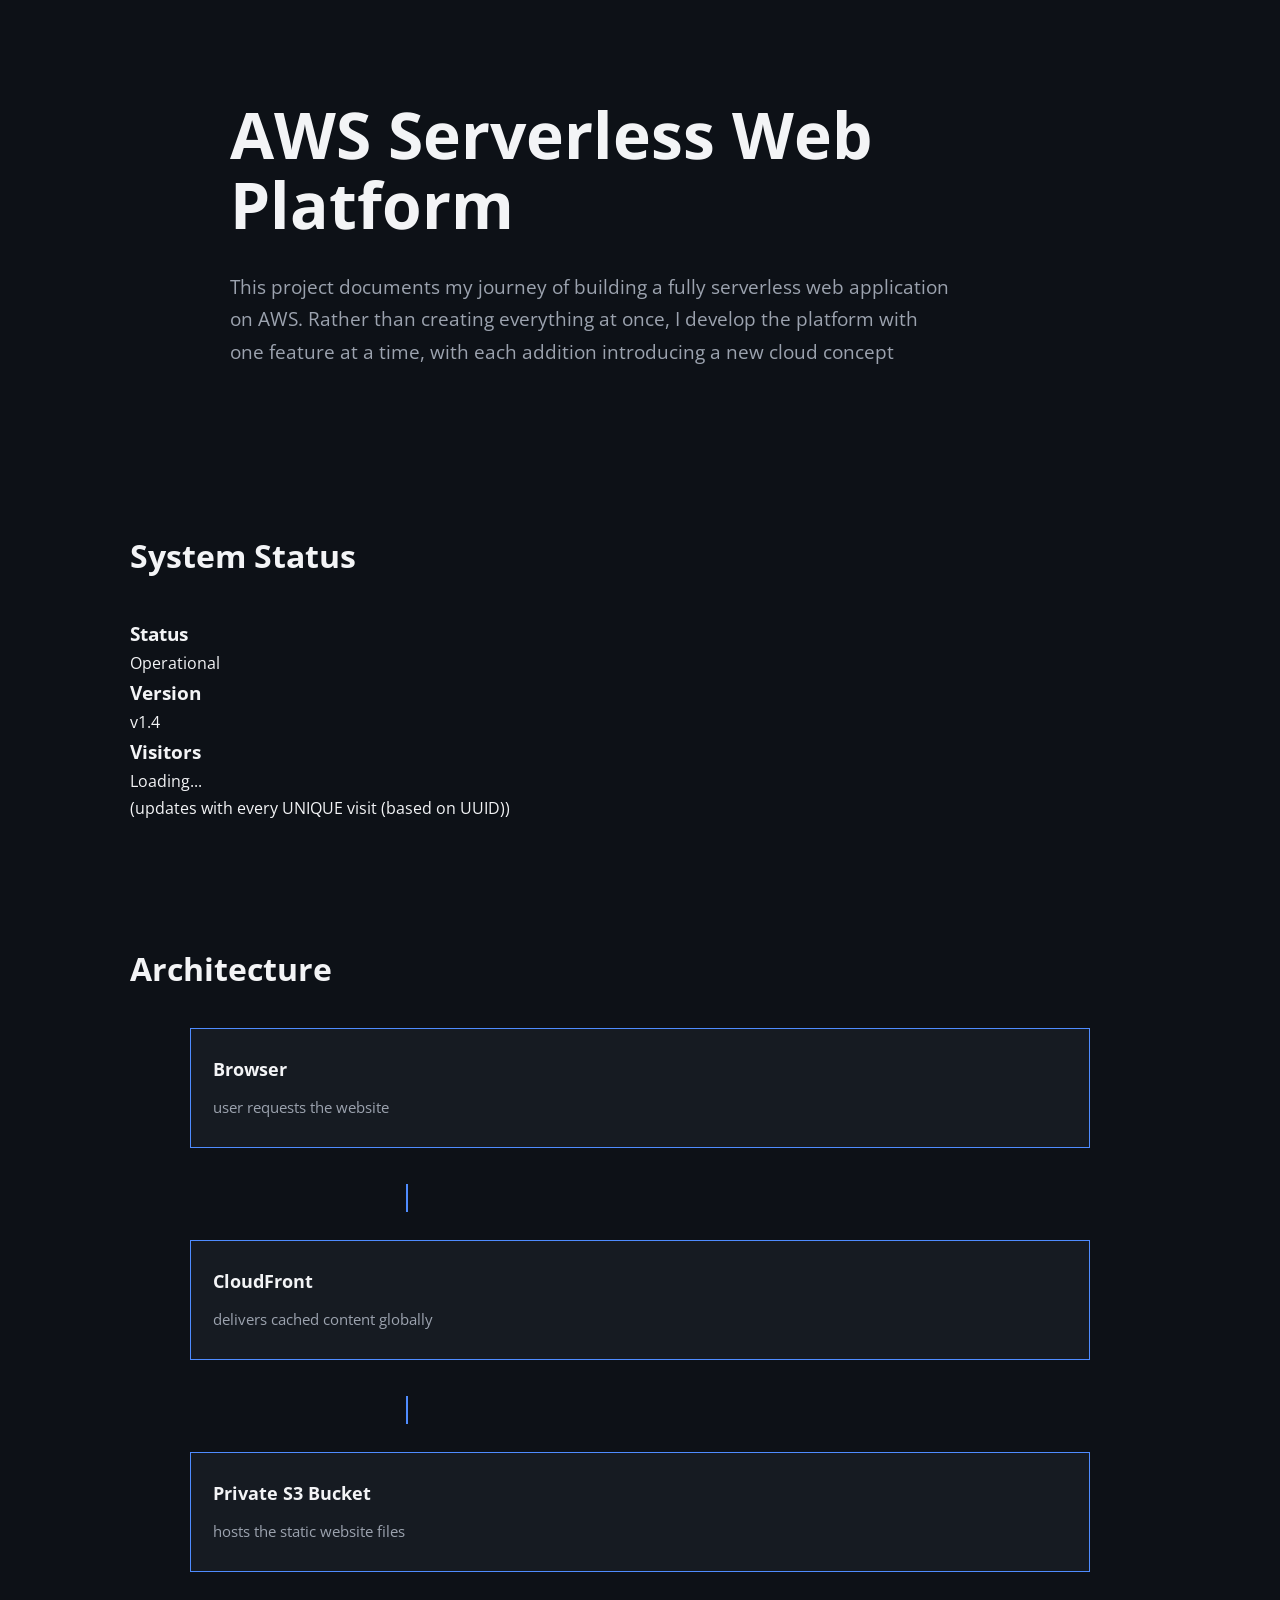
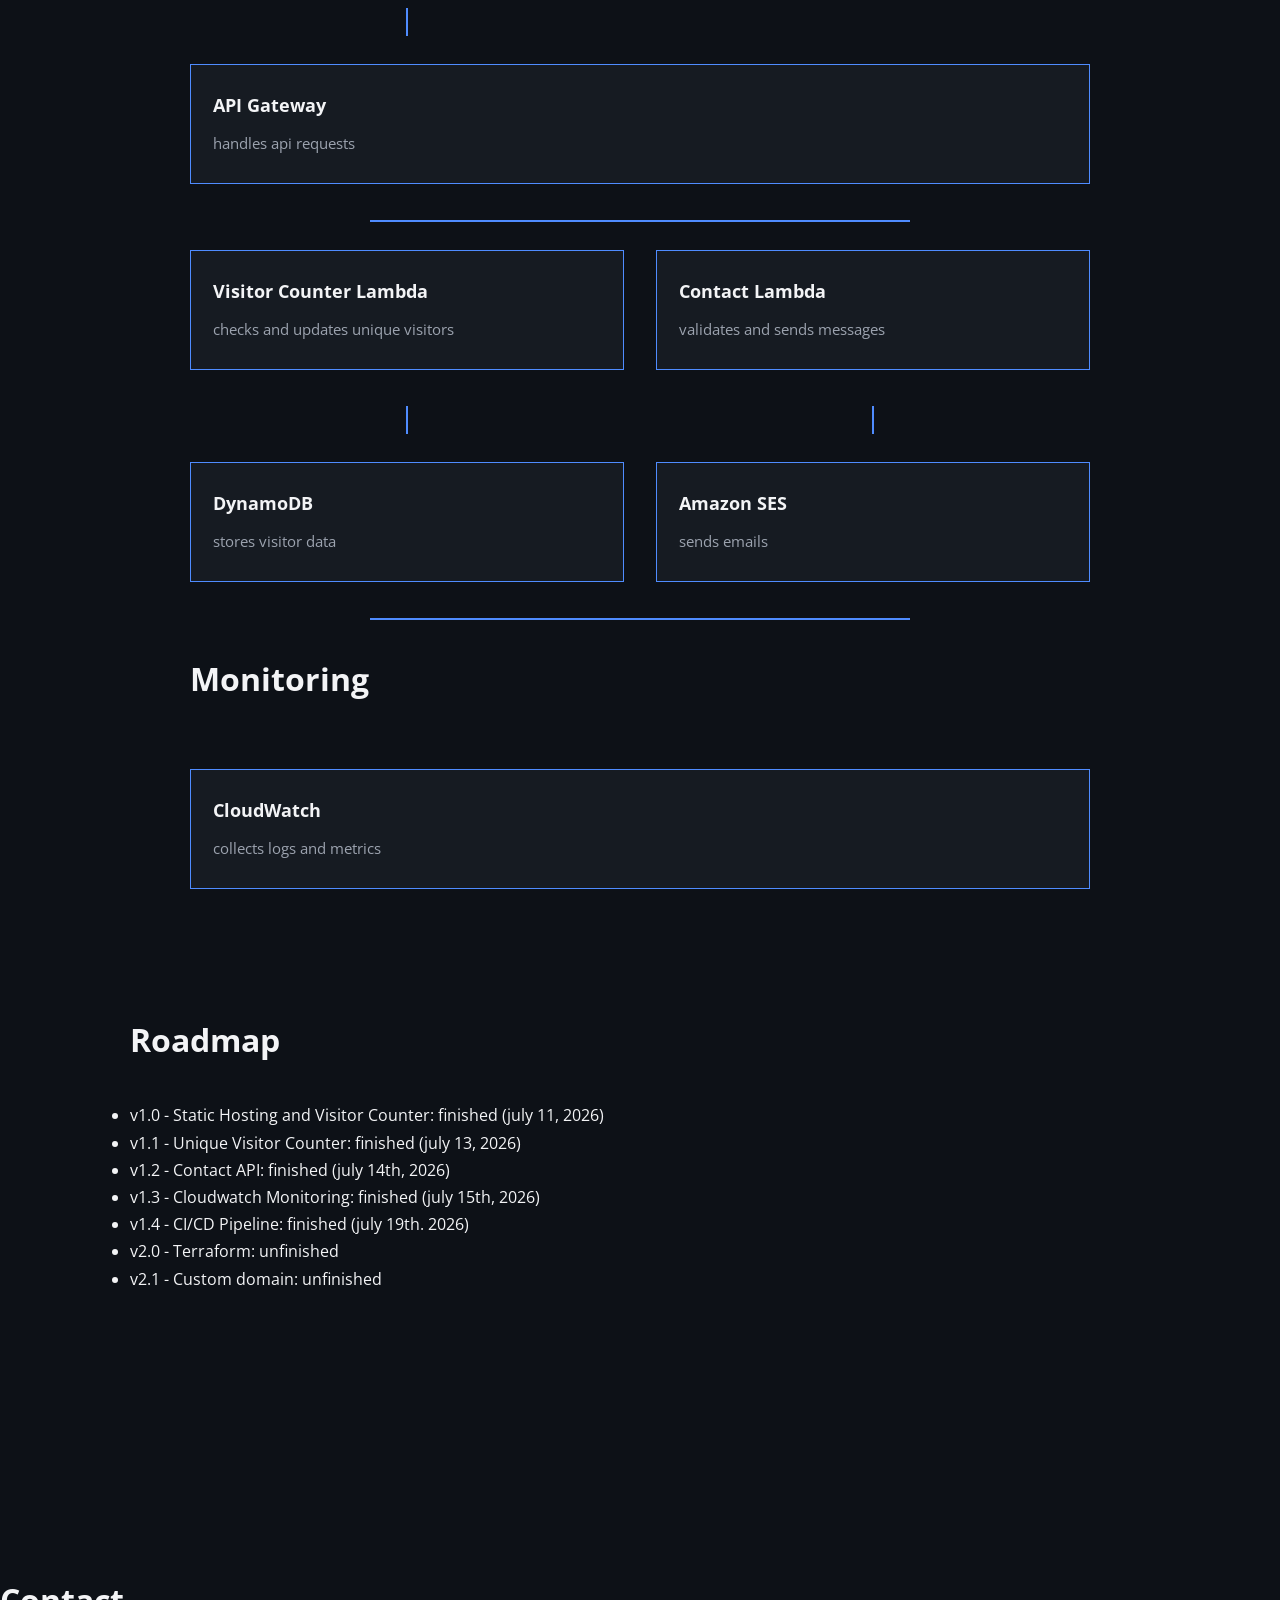
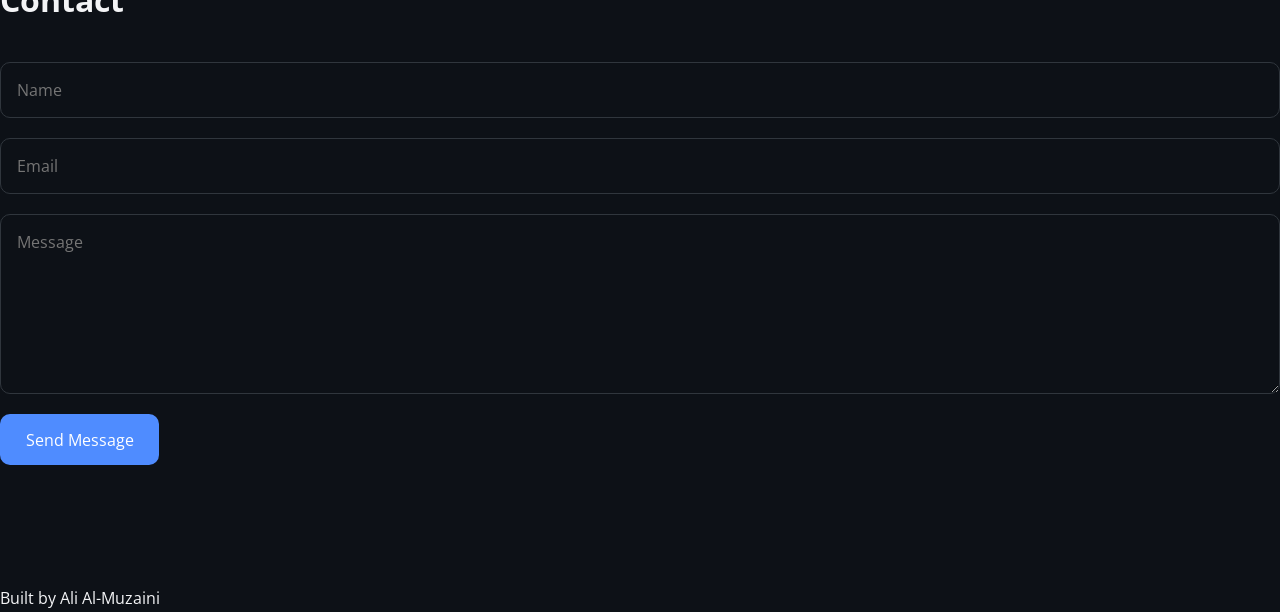
<file: frontend/index.html>
<!DOCTYPE html>
<html lang="en">
<head>
    <meta charset="UTF-8">
    <meta name="viewport" content="width=device-width, initial-scale=1.0">

    <title>AWS Serverless Web Platform</title>

    <link rel="stylesheet" href="style.css">

    <link rel="preconnect" href="https://fonts.googleapis.com">
    <link rel="preconnect" href="https://fonts.gstatic.com" crossorigin>
    <link href="https://fonts.googleapis.com/css2?family=DM+Sans:ital,opsz,wght@0,9..40,100..1000;1,9..40,100..1000&family=Inter:ital,opsz,wght@0,14..32,100..900;1,14..32,100..900&family=Open+Sans:ital,wght@0,300..800;1,300..800&display=swap" rel="stylesheet">
</head>

<body>

<header>

    <h1>AWS Serverless Web Platform</h1>

    <p>
        This project documents my journey of building a fully serverless web application on
        AWS. Rather than creating everything at once, I develop the
        platform with one feature at a time, with each addition introducing a new cloud concept
    </p>

</header>

<main>

<section id="status">

<h2>System Status</h2>

<div class="status-box">

<div>
<h3>Status</h3>
<p class="online">Operational</p>
</div>

<div>
<h3>Version</h3>
<p>v1.4</p>
</div>

<div>
<h3>Visitors</h3>
<p id="visitor-count">Loading...</p>
<p>(updates with every UNIQUE visit (based on UUID))</p>

</div>

</div>

</section>

<section id="architecture">

<h2>Architecture</h2>

<div class="architecture-grid">

    <div class="service browser">
        <h3>Browser</h3>
        <p>user requests the website</p>
    </div>

    <div class="line vertical one"></div>

    <div class="service cloudfront">
        <h3>CloudFront</h3>
        <p>delivers cached content globally</p>
    </div>

    <div class="line vertical two"></div>

    <div class="service s3">
        <h3>Private S3 Bucket</h3>
        <p>hosts the static website files</p>
    </div>

    <div class="line vertical three"></div>

    <div class="service gateway">
        <h3>API Gateway</h3>
        <p>handles api requests</p>
    </div>

    <div class="branch"></div>

    <div class="service visitor">
        <h3>Visitor Counter Lambda</h3>
        <p>checks and updates unique visitors</p>
    </div>

    <div class="service contact">
        <h3>Contact Lambda</h3>
        <p>validates and sends messages</p>
    </div>

    <div class="line visitor-line"></div>

    <div class="line contact-line"></div>

    <div class="service dynamodb">
        <h3>DynamoDB</h3>
        <p>stores visitor data</p>
    </div>

    <div class="service ses">
        <h3>Amazon SES</h3>
        <p>sends emails</p>
    </div>

    <div class="cloudwatch-branch"></div>

    <h2>Monitoring</h2>

    <div class="service cloudwatch">
        <h3>CloudWatch</h3>
        <p>collects logs and metrics</p>
    </div>

</div>

</section>

<section id="roadmap">

<h2>Roadmap</h2>

<ul>

<li>v1.0 - Static Hosting and Visitor Counter: finished (july 11, 2026)</li>

<li>v1.1 - Unique Visitor Counter: finished (july 13, 2026)</li>

<li>v1.2 - Contact API: finished (july 14th, 2026)</li>

<li>v1.3 - Cloudwatch Monitoring: finished (july 15th, 2026)</li>

<li>v1.4 - CI/CD Pipeline: finished (july 19th. 2026)</li>

<li>v2.0 - Terraform: unfinished</li>

<li>v2.1 - Custom domain: unfinished</li>

</ul>

</section>

</main>

<section id="contact">

    <h2>Contact</h2>

    <form id="contact-form">

        <input
            type="text"
            id="name"
            placeholder="Name"
            required
        >

        <input
            type="email"
            id="email"
            placeholder="Email"
            required
        >

        <textarea
            id="message"
            placeholder="Message"
            rows="6"
            required
        ></textarea>

        <button type="submit">
            Send Message
        </button>

    </form>

    <p id="contact-status"></p>

</section>

<footer>

<p>Built by Ali Al-Muzaini</p>

</footer>

<script src="script.js"></script>

</body>
</html>
</file>
<file: frontend/style.css>
/* global identifier (i need to remember the star)*/
* {
    margin: 0;
    padding: 0;
    box-sizing: border-box;
}

:root {

    --bg: #0d1117;
    --surface: #161b22;

    --text: #f3f4f6;
    --muted: #9ca3af;

    --accent: #4f8cff;

    --border: #30363d;

}

html {
    scroll-behavior: smooth;
}

body {

    background: var(--bg);

    color: var(--text);


    line-height: 1.7;

}

body,
h1,
h2,
h3 {
    font-family: "Open Sans", sans-serif;
}


/* spacing so it doesnt go offscreen */

main {

    max-width: 1100px;

    margin: 0 auto;

    padding: 80px 40px;

}

section {

    margin-bottom: 120px;

}


/* header */

header {

    max-width: 900px;

    margin: 100px auto 80px;

    padding: 0 40px;

}

header h1 {

    

    font-size: 4rem;

    font-weight: 700;

    margin-bottom: 30px;

    line-height: 1.1;

}

header p {

    font-size: 1.2rem;

    color: var(--muted);

    max-width: 720px;

}


/* title */

h2 {


    font-size: 2rem;

    margin-bottom: 35px;

}

/* architecture */


.service {

    background: var(--surface);

    border: 1px solid var(--accent);

    padding: 22px;

    width: 220px;

    transition: .2s;

    transform: translateY(-4px);

}

.service h3 {

    margin-bottom: 10px;

    font-size: 1.1rem;

}

.service p {

    color: var(--muted);

    font-size: .95rem;

}



#contact {
    margin-top: 5rem;
}

#contact p {
    color: var(--muted);
    margin-bottom: 2rem;
}

#contact-form {
    display: flex;
    flex-direction: column;
    gap: 1.25rem;
}

#contact-form input,
#contact-form textarea {
    background: transparent;
    border: 1px solid var(--border);
    border-radius: 10px;
    padding: 1rem;
    color: var(--text);
    font-size: 1rem;
    font-family: inherit;
    transition: border-color .2s ease;
}

#contact-form input:focus,
#contact-form textarea:focus {
    outline: none;
    border-color: var(--accent);
}

#contact-form textarea {
    resize: vertical;
    min-height: 180px;
}

#contact-form button {
    width: fit-content;
    padding: .9rem 1.6rem;
    background: var(--accent);
    color: white;
    border: none;
    border-radius: 10px;
    cursor: pointer;
    font-size: 1rem;
    font-family: inherit;
    transition: opacity .2s ease;
}

#contact-form button:hover {
    opacity: .9;
}

#contact-status {
    margin-top: 1rem;
    color: var(--muted);
}

.architecture-grid{

    display:grid;

    grid-template-columns:1fr 1fr;

    gap:32px;

    max-width:900px;

    margin:auto;

}

.architecture-grid .service{

    width:100%;

}

.browser,
.cloudfront,
.s3,
.gateway,
.cloudwatch{

    grid-column:1 / span 2;

    justify-self:center;

    width:260px;

}

.visitor,
.dynamodb{

    justify-self:start;

}

.contact,
.ses{

    justify-self:end;

}

.line.vertical{

    width:2px;

    height:28px;

    background:var(--accent);

    justify-self:center;

}

.branch{

    grid-column:1 / span 2;

    height:2px;

    width:60%;

    background:var(--accent);

    justify-self:center;

}

.visitor-line,
.contact-line{

    width:2px;

    height:28px;

    background:var(--accent);

    justify-self:center;

}

.visitor-line{

    grid-column:1;

}

.contact-line{

    grid-column:2;

}

.cloudwatch-branch{

    grid-column:1 / span 2;

    width:60%;

    height:2px;

    background:var(--accent);

    justify-self:center;

}

@media(max-width:900px){

.architecture-grid{

    grid-template-columns:1fr;

}

.browser,
.cloudfront,
.s3,
.gateway,
.cloudwatch,
.visitor,
.contact,
.dynamodb,
.ses{

    grid-column:auto;

    justify-self:stretch;

}

.branch,
.cloudwatch-branch{

    display:none;

}

}

.service{

    display:flex;

    flex-direction:column;

    justify-content:center;

    min-height:120px;

}
</file>
